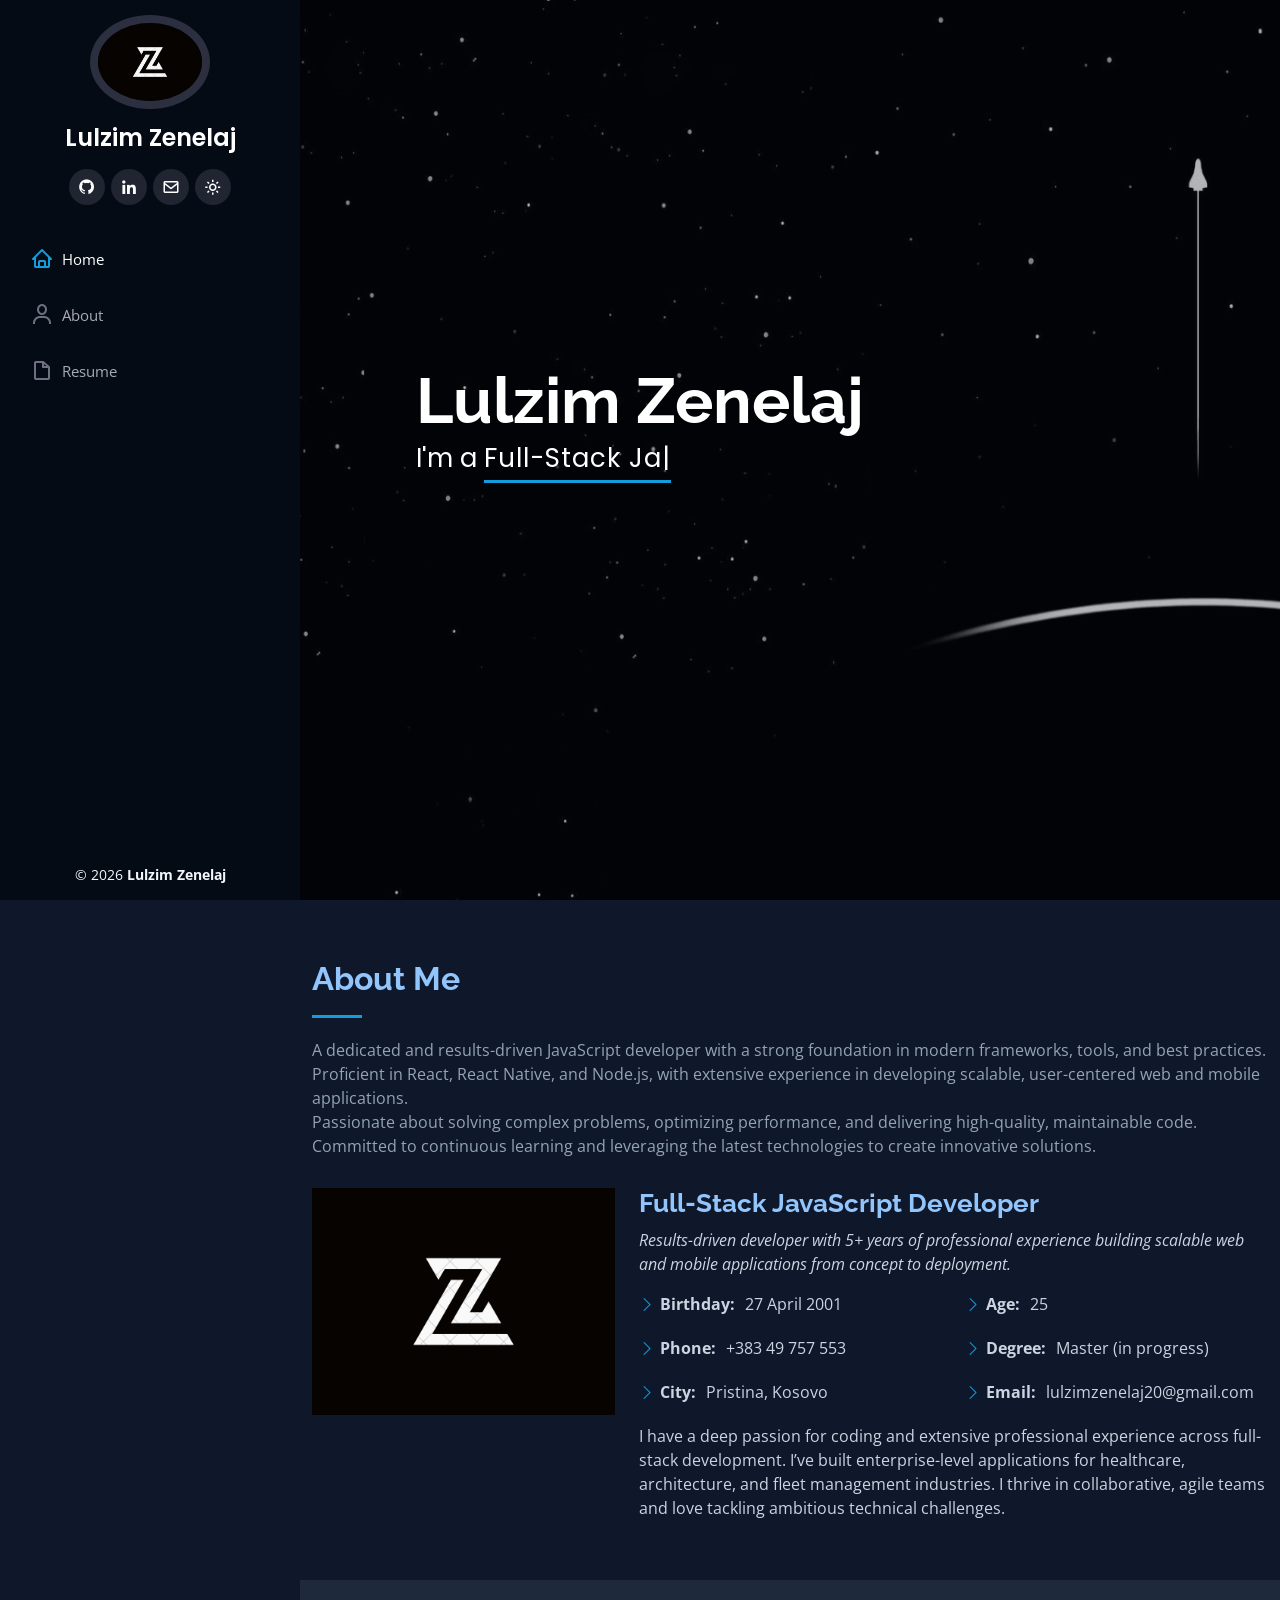
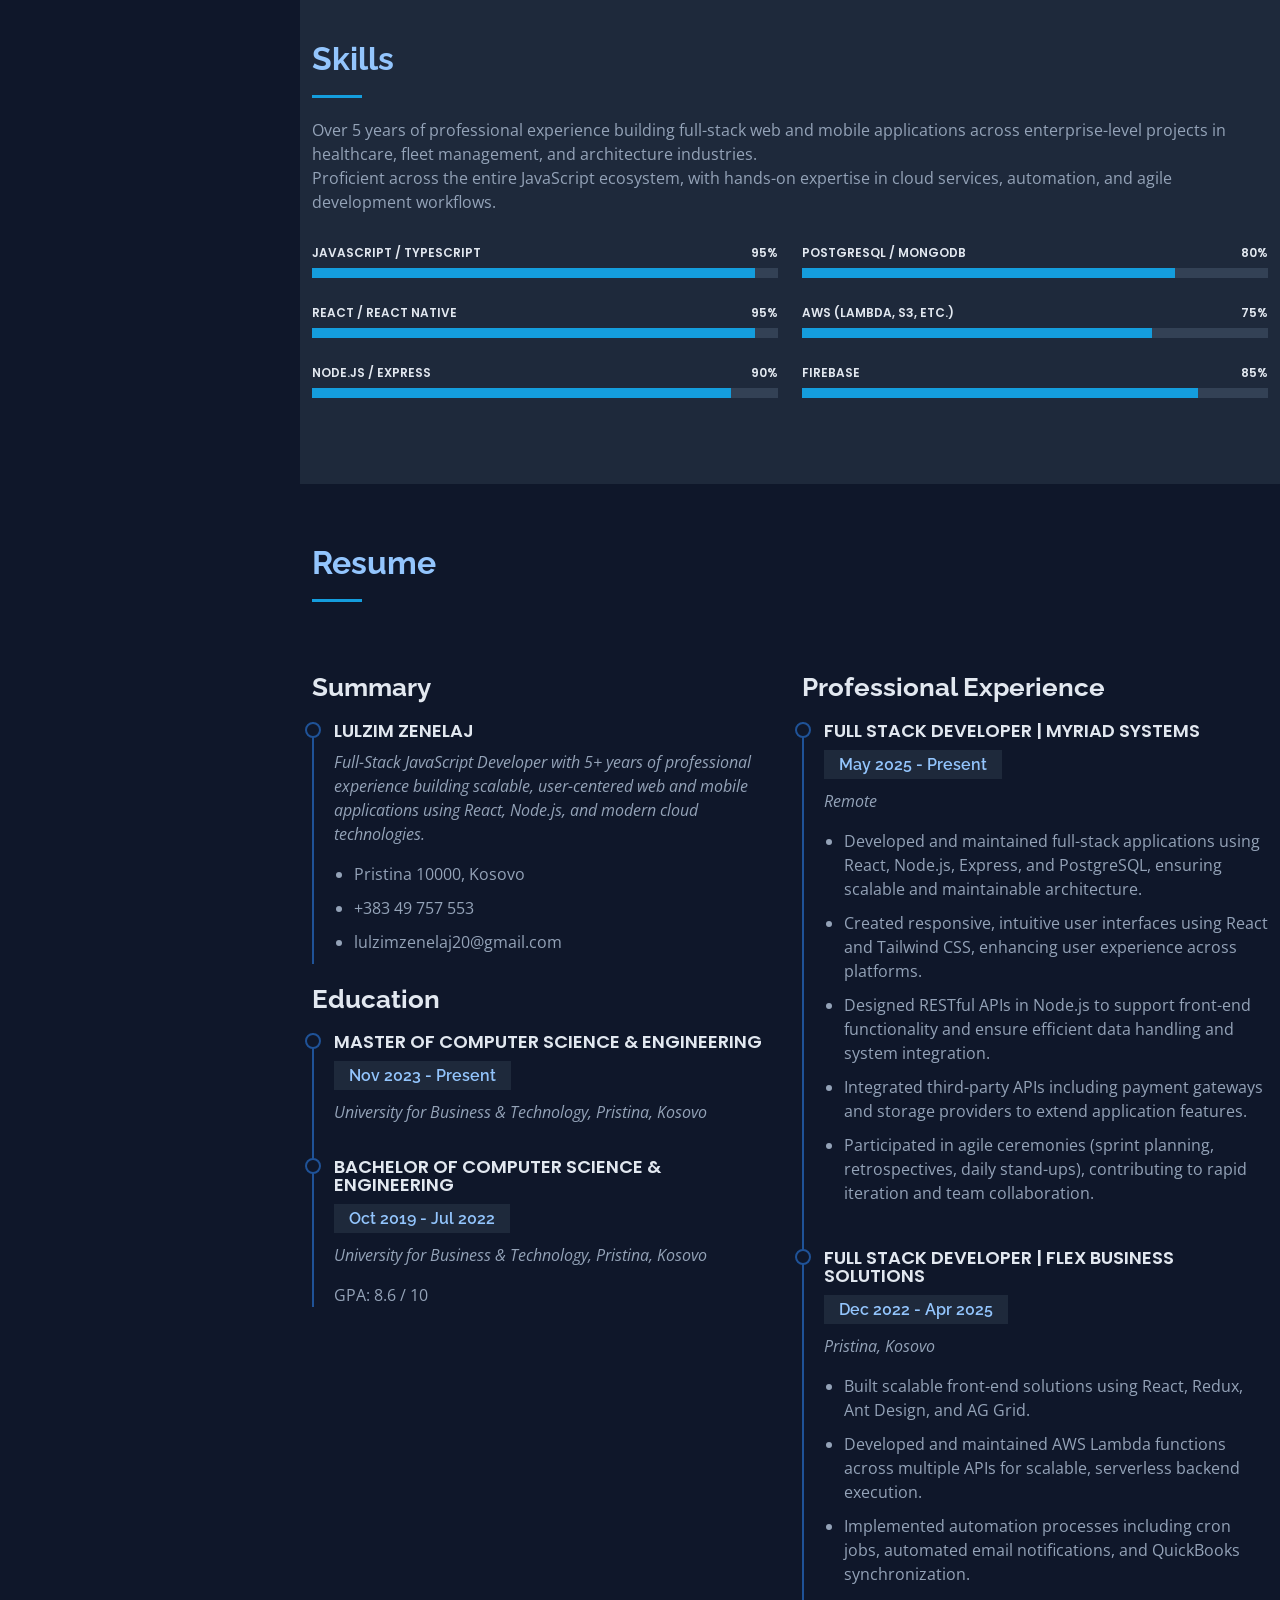
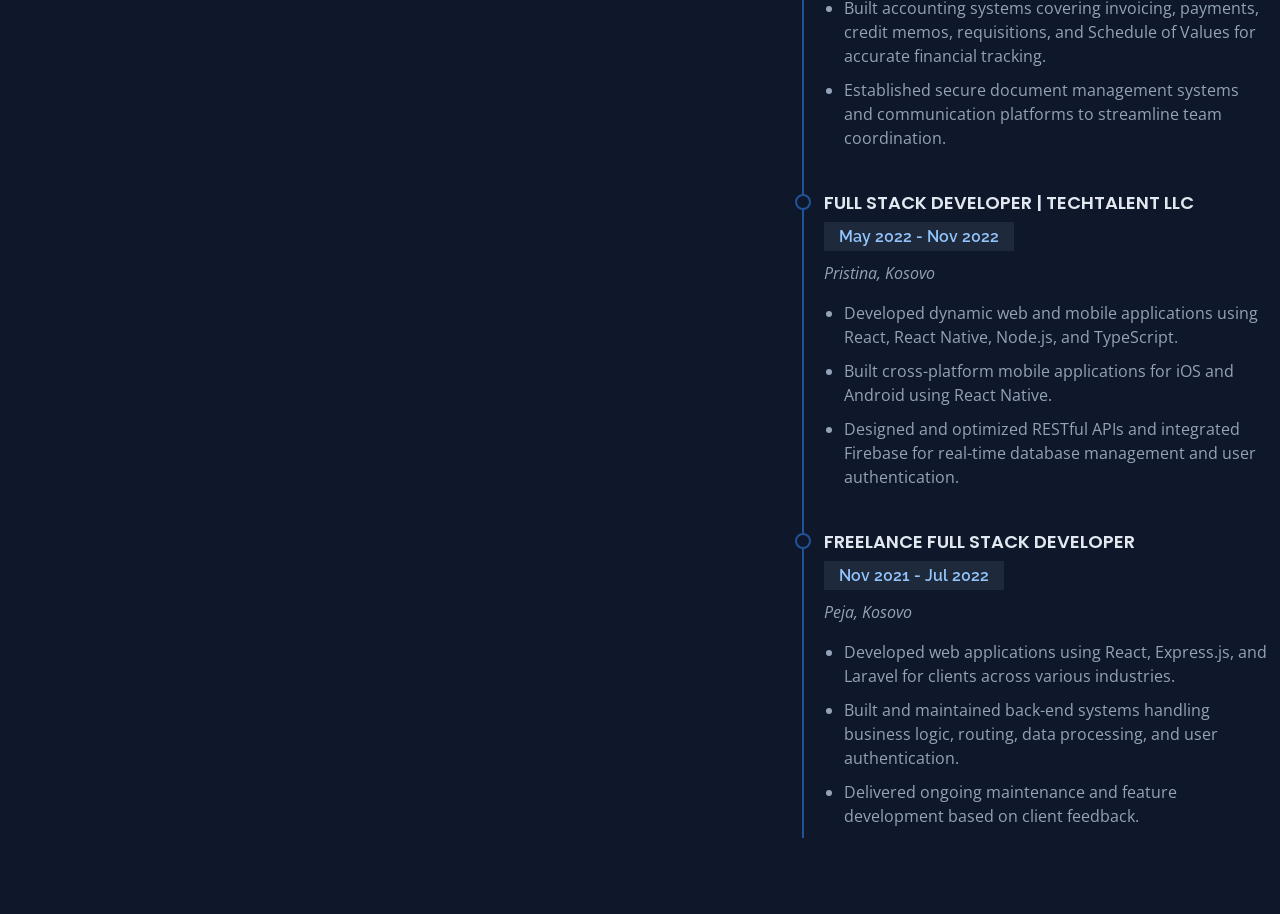
<file: index.html>
<!DOCTYPE html>
<html lang="en">
  <head>
    <meta charset="utf-8" />
    <meta content="width=device-width, initial-scale=1.0" name="viewport" />

    <title>Lulzim Zenelaj - Full-Stack JavaScript Developer</title>
    <meta content="Lulzim Zenelaj - Full-Stack JavaScript Developer based in Pristina, Kosovo. Proficient in React, Node.js, React Native, TypeScript, PostgreSQL, and AWS." name="description" />
    <meta content="full stack developer, javascript, react, node.js, react native, typescript, postgresql, aws, firebase, pristina, kosovo" name="keywords" />

    <script>
      if (localStorage.getItem("darkMode") !== "0") {
        document.documentElement.classList.add("dark-mode");
      }
    </script>

    <!-- Favicons -->
    <link href="assets/img/favicon.png" rel="icon" />
    <link href="assets/img/apple-touch-icon.png" rel="apple-touch-icon" />

    <!-- Google Fonts -->
    <link
      href="https://fonts.googleapis.com/css?family=Open+Sans:300,300i,400,400i,600,600i,700,700i|Raleway:300,300i,400,400i,500,500i,600,600i,700,700i|Poppins:300,300i,400,400i,500,500i,600,600i,700,700i"
      rel="stylesheet"
    />

    <!-- Vendor CSS Files -->
    <link href="assets/vendor/aos/aos.css" rel="stylesheet" />
    <link
      href="assets/vendor/bootstrap/css/bootstrap.min.css"
      rel="stylesheet"
    />
    <link
      href="assets/vendor/bootstrap-icons/bootstrap-icons.css"
      rel="stylesheet"
    />
    <link href="assets/vendor/boxicons/css/boxicons.min.css" rel="stylesheet" />
    <link
      href="assets/vendor/glightbox/css/glightbox.min.css"
      rel="stylesheet"
    />
    <link href="assets/vendor/swiper/swiper-bundle.min.css" rel="stylesheet" />

    <!-- Template Main CSS File -->
    <link href="assets/css/style.css" rel="stylesheet" />
  </head>

  <body>
    <!-- ======= Mobile nav toggle button ======= -->
    <i class="bi bi-list mobile-nav-toggle d-xl-none"></i>

    <!-- ======= Header ======= -->
    <header id="header">
      <div class="d-flex flex-column">
        <div class="profile">
          <img
            src="assets/img/profile-img.jpg"
            alt=""
            class="img-fluid rounded-circle"
          />
          <h1 class="text-light"><a href="index.html">Lulzim Zenelaj</a></h1>
          <div class="social-links mt-3 text-center">
            <a href="https://github.com/lulzimz" class="github" target="_blank" title="GitHub"
              ><i class="bx bxl-github"></i
            ></a>
            <a href="https://www.linkedin.com/in/lulzimzenelaj" class="linkedin" target="_blank" title="LinkedIn"
              ><i class="bx bxl-linkedin"></i
            ></a>
            <a href="mailto:lulzimzenelaj20@gmail.com" class="email" title="Email"
              ><i class="bx bx-envelope"></i
            ></a>
            <button id="dark-mode-btn" title="Toggle dark mode">
              <i class="bx bx-moon"></i>
            </button>
          </div>
        </div>

        <nav id="navbar" class="nav-menu navbar">
          <ul>
            <li>
              <a href="#hero" class="nav-link scrollto active"
                ><i class="bx bx-home"></i> <span>Home</span></a
              >
            </li>
            <li>
              <a href="#about" class="nav-link scrollto"
                ><i class="bx bx-user"></i> <span>About</span></a
              >
            </li>
            <li>
              <a href="#resume" class="nav-link scrollto"
                ><i class="bx bx-file-blank"></i> <span>Resume</span></a
              >
            </li>
          </ul>
        </nav>
        <!-- .nav-menu -->
      </div>
    </header>
    <!-- End Header -->

    <!-- ======= Hero Section ======= -->
    <section
      id="hero"
      class="d-flex flex-column justify-content-center align-items-center"
    >
      <div class="hero-container" data-aos="fade-in">
        <h1>Lulzim Zenelaj</h1>
        <p>
          I'm a
          <span
            class="typed"
            data-typed-items="Full-Stack JavaScript Developer, React Developer, Node.js Developer, Software Engineer"
          ></span>
        </p>
      </div>
    </section>
    <!-- End Hero -->

    <main id="main">
      <!-- ======= About Section ======= -->
      <section id="about" class="about">
        <div class="container">
          <div class="section-title">
            <h2>About Me</h2>
            <p>
              A dedicated and results-driven JavaScript developer with a strong foundation in modern
              frameworks, tools, and best practices. Proficient in React, React Native, and Node.js,
              with extensive experience in developing scalable, user-centered web and mobile applications.
            </p>
            <p>
              Passionate about solving complex problems, optimizing performance, and delivering
              high-quality, maintainable code. Committed to continuous learning and leveraging the
              latest technologies to create innovative solutions.
            </p>
          </div>

          <div class="row">
            <div class="col-lg-4" data-aos="fade-right">
              <img src="assets/img/profile-img.jpg" class="img-fluid" alt="" />
            </div>
            <div class="col-lg-8 pt-4 pt-lg-0 content" data-aos="fade-left">
              <h3>Full-Stack JavaScript Developer</h3>
              <p class="fst-italic">
                Results-driven developer with <span class="years-experience"></span>+ years of professional experience building scalable
                web and mobile applications from concept to deployment.
              </p>
              <div class="row">
                <div class="col-lg-6">
                  <ul>
                    <li>
                      <i class="bi bi-chevron-right"></i>
                      <strong>Birthday:</strong> <span>27 April 2001</span>
                    </li>
                    <li>
                      <i class="bi bi-chevron-right"></i>
                      <strong>Phone:</strong> <span>+383 49 757 553</span>
                    </li>
                    <li>
                      <i class="bi bi-chevron-right"></i>
                      <strong>City:</strong> <span>Pristina, Kosovo</span>
                    </li>
                  </ul>
                </div>
                <div class="col-lg-6">
                  <ul>
                    <li>
                      <i class="bi bi-chevron-right"></i> <strong>Age:</strong>
                      <span id="age"></span>
                    </li>
                    <li>
                      <i class="bi bi-chevron-right"></i>
                      <strong>Degree:</strong> <span>Master (in progress)</span>
                    </li>
                    <li>
                      <i class="bi bi-chevron-right"></i>
                      <strong>Email:</strong>
                      <span>lulzimzenelaj20@gmail.com</span>
                    </li>
                  </ul>
                </div>
              </div>
              <p>
                I have a deep passion for coding and extensive professional experience across
                full-stack development. I’ve built enterprise-level applications for healthcare,
                architecture, and fleet management industries. I thrive in collaborative, agile
                teams and love tackling ambitious technical challenges.
              </p>
            </div>
          </div>
        </div>
      </section>
      <!-- End About Section -->


      <!-- ======= Skills Section ======= -->
      <section id="skills" class="skills section-bg">
        <div class="container">
          <div class="section-title">
            <h2>Skills</h2>
            <p>
              Over <span class="years-experience"></span> years of professional experience building full-stack web and mobile applications
              across enterprise-level projects in healthcare, fleet management, and architecture industries.
            </p>
            <p>
              Proficient across the entire JavaScript ecosystem, with hands-on expertise in cloud services,
              automation, and agile development workflows.
            </p>
          </div>

          <div class="row skills-content">
            <div class="col-lg-6" data-aos="fade-up">
              <div class="progress">
                <span class="skill">JavaScript / TypeScript <i class="val">95%</i></span>
                <div class="progress-bar-wrap">
                  <div
                    class="progress-bar"
                    role="progressbar"
                    aria-valuenow="95"
                    aria-valuemin="0"
                    aria-valuemax="100"
                  ></div>
                </div>
              </div>

              <div class="progress">
                <span class="skill">React / React Native <i class="val">95%</i></span>
                <div class="progress-bar-wrap">
                  <div
                    class="progress-bar"
                    role="progressbar"
                    aria-valuenow="95"
                    aria-valuemin="0"
                    aria-valuemax="100"
                  ></div>
                </div>
              </div>

              <div class="progress">
                <span class="skill">Node.js / Express <i class="val">90%</i></span>
                <div class="progress-bar-wrap">
                  <div
                    class="progress-bar"
                    role="progressbar"
                    aria-valuenow="90"
                    aria-valuemin="0"
                    aria-valuemax="100"
                  ></div>
                </div>
              </div>
            </div>

            <div class="col-lg-6" data-aos="fade-up" data-aos-delay="100">
              <div class="progress">
                <span class="skill">PostgreSQL / MongoDB <i class="val">80%</i></span>
                <div class="progress-bar-wrap">
                  <div
                    class="progress-bar"
                    role="progressbar"
                    aria-valuenow="80"
                    aria-valuemin="0"
                    aria-valuemax="100"
                  ></div>
                </div>
              </div>

              <div class="progress">
                <span class="skill">AWS (Lambda, S3, etc.) <i class="val">75%</i></span>
                <div class="progress-bar-wrap">
                  <div
                    class="progress-bar"
                    role="progressbar"
                    aria-valuenow="75"
                    aria-valuemin="0"
                    aria-valuemax="100"
                  ></div>
                </div>
              </div>

              <div class="progress">
                <span class="skill">Firebase <i class="val">85%</i></span>
                <div class="progress-bar-wrap">
                  <div
                    class="progress-bar"
                    role="progressbar"
                    aria-valuenow="85"
                    aria-valuemin="0"
                    aria-valuemax="100"
                  ></div>
                </div>
              </div>
            </div>
          </div>
        </div>
      </section>
      <!-- End Skills Section -->

      <!-- ======= Resume Section ======= -->
      <section id="resume" class="resume">
        <div class="container">
          <div class="section-title">
            <h2>Resume</h2>
          </div>

          <div class="row">
            <div class="col-lg-6" data-aos="fade-up">
              <h3 class="resume-title">Summary</h3>
              <div class="resume-item pb-0">
                <h4>Lulzim Zenelaj</h4>
                <p>
                  <em>
                    Full-Stack JavaScript Developer with <span class="years-experience"></span>+ years of professional experience
                    building scalable, user-centered web and mobile applications using React,
                    Node.js, and modern cloud technologies.
                  </em>
                </p>
                <ul>
                  <li>Pristina 10000, Kosovo</li>
                  <li>+383 49 757 553</li>
                  <li>lulzimzenelaj20@gmail.com</li>
                </ul>
              </div>

              <h3 class="resume-title">Education</h3>
              <div class="resume-item">
                <h4>Master of Computer Science &amp; Engineering</h4>
                <h5>Nov 2023 - Present</h5>
                <p>
                  <em>University for Business &amp; Technology, Pristina, Kosovo</em>
                </p>
              </div>
              <div class="resume-item">
                <h4>Bachelor of Computer Science &amp; Engineering</h4>
                <h5>Oct 2019 - Jul 2022</h5>
                <p>
                  <em>University for Business &amp; Technology, Pristina, Kosovo</em>
                </p>
                <p>GPA: 8.6 / 10</p>
              </div>
            </div>
            <div class="col-lg-6" data-aos="fade-up" data-aos-delay="100">
              <h3 class="resume-title">Professional Experience</h3>

              <div class="resume-item">
                <h4>Full Stack Developer | Myriad Systems</h4>
                <h5>May 2025 - Present</h5>
                <p><em>Remote</em></p>
                <ul>
                  <li>
                    Developed and maintained full-stack applications using React,
                    Node.js, Express, and PostgreSQL, ensuring scalable and maintainable architecture.
                  </li>
                  <li>
                    Created responsive, intuitive user interfaces using React and Tailwind CSS,
                    enhancing user experience across platforms.
                  </li>
                  <li>
                    Designed RESTful APIs in Node.js to support front-end functionality and
                    ensure efficient data handling and system integration.
                  </li>
                  <li>
                    Integrated third-party APIs including payment gateways and storage providers
                    to extend application features.
                  </li>
                  <li>
                    Participated in agile ceremonies (sprint planning, retrospectives, daily stand-ups),
                    contributing to rapid iteration and team collaboration.
                  </li>
                </ul>
              </div>

              <div class="resume-item">
                <h4>Full Stack Developer | Flex Business Solutions</h4>
                <h5>Dec 2022 - Apr 2025</h5>
                <p><em>Pristina, Kosovo</em></p>
                <ul>
                  <li>
                    Built scalable front-end solutions using React, Redux, Ant Design, and AG Grid.
                  </li>
                  <li>
                    Developed and maintained AWS Lambda functions across multiple APIs for
                    scalable, serverless backend execution.
                  </li>
                  <li>
                    Implemented automation processes including cron jobs, automated email
                    notifications, and QuickBooks synchronization.
                  </li>
                  <li>
                    Built accounting systems covering invoicing, payments, credit memos,
                    requisitions, and Schedule of Values for accurate financial tracking.
                  </li>
                  <li>
                    Established secure document management systems and communication
                    platforms to streamline team coordination.
                  </li>
                </ul>
              </div>

              <div class="resume-item">
                <h4>Full Stack Developer | TechTalent LLC</h4>
                <h5>May 2022 - Nov 2022</h5>
                <p><em>Pristina, Kosovo</em></p>
                <ul>
                  <li>
                    Developed dynamic web and mobile applications using React, React Native,
                    Node.js, and TypeScript.
                  </li>
                  <li>
                    Built cross-platform mobile applications for iOS and Android using React Native.
                  </li>
                  <li>
                    Designed and optimized RESTful APIs and integrated Firebase for real-time
                    database management and user authentication.
                  </li>
                </ul>
              </div>

              <div class="resume-item">
                <h4>Freelance Full Stack Developer</h4>
                <h5>Nov 2021 - Jul 2022</h5>
                <p><em>Peja, Kosovo</em></p>
                <ul>
                  <li>
                    Developed web applications using React, Express.js, and Laravel for clients
                    across various industries.
                  </li>
                  <li>
                    Built and maintained back-end systems handling business logic, routing,
                    data processing, and user authentication.
                  </li>
                  <li>
                    Delivered ongoing maintenance and feature development based on client feedback.
                  </li>
                </ul>
              </div>
            </div>
          </div>
        </div>
      </section>
      <!-- End Resume Section -->

    </main>
    <!-- End #main -->

    <!-- ======= Footer ======= -->
    <footer id="footer">
      <div class="container">
        <div class="copyright">
          &copy; <span id="footer-year"></span> <strong><span>Lulzim Zenelaj</span></strong>
        </div>
      </div>
    </footer>
    <!-- End  Footer -->

    <a
      href="#"
      class="back-to-top d-flex align-items-center justify-content-center"
      ><i class="bi bi-arrow-up-short"></i
    ></a>

    <!-- Vendor JS Files -->
    <script src="assets/vendor/purecounter/purecounter_vanilla.js"></script>
    <script src="assets/vendor/aos/aos.js"></script>
    <script src="assets/vendor/bootstrap/js/bootstrap.bundle.min.js"></script>
    <script src="assets/vendor/glightbox/js/glightbox.min.js"></script>
    <script src="assets/vendor/isotope-layout/isotope.pkgd.min.js"></script>
    <script src="assets/vendor/swiper/swiper-bundle.min.js"></script>
    <script src="assets/vendor/typed.js/typed.min.js"></script>
    <script src="assets/vendor/waypoints/noframework.waypoints.js"></script>
    <script src="assets/vendor/php-email-form/validate.js"></script>

    <!-- Template Main JS File -->
    <script src="assets/js/main.js"></script>

    <script>
      (function () {
        var now = new Date();

        // Age — updates on birthday
        var dob = new Date(2001, 3, 27);
        var age = now.getFullYear() - dob.getFullYear();
        if (now <= new Date(now.getFullYear(), dob.getMonth(), dob.getDate())) age--;
        document.getElementById("age").textContent = age;

        // Years of experience — from 2021
        var start = new Date(2021, 1, 1);
        var years = Math.floor((now - start) / (1000 * 60 * 60 * 24 * 365.25));
        document.querySelectorAll(".years-experience").forEach(function (el) {
          el.textContent = years;
        });

        // Footer year
        document.getElementById("footer-year").textContent = now.getFullYear();

        // Dark mode toggle
        var btn = document.getElementById("dark-mode-btn");
        var icon = btn.querySelector("i");

        function applyDark(dark) {
          document.documentElement.classList.toggle("dark-mode", dark);
          icon.className = dark ? "bx bx-sun" : "bx bx-moon";
        }

        applyDark(localStorage.getItem("darkMode") !== "0");
        requestAnimationFrame(function () {
          document.body.classList.add("transitions-ready");
        });

        btn.addEventListener("click", function () {
          var isDark = document.documentElement.classList.contains("dark-mode");
          applyDark(!isDark);
          localStorage.setItem("darkMode", !isDark ? "1" : "0");
        });
      })();
    </script>
  </body>
</html>
</file>
<file: assets/css/style.css>
/*--------------------------------------------------------------
# General
--------------------------------------------------------------*/
body {
  font-family: "Open Sans", sans-serif;
  color: #272829;
}

a {
  color: #149ddd;
  text-decoration: none;
}

a:hover {
  color: #37b3ed;
  text-decoration: none;
}

h1,
h2,
h3,
h4,
h5,
h6 {
  font-family: "Raleway", sans-serif;
}

/*--------------------------------------------------------------
# Back to top button
--------------------------------------------------------------*/
.back-to-top {
  position: fixed;
  visibility: hidden;
  opacity: 0;
  right: 15px;
  bottom: 15px;
  z-index: 996;
  background: #149ddd;
  width: 40px;
  height: 40px;
  border-radius: 50px;
  transition: all 0.4s;
}

.back-to-top i {
  font-size: 28px;
  color: #fff;
  line-height: 0;
}

.back-to-top:hover {
  background: #2eafec;
  color: #fff;
}

.back-to-top.active {
  visibility: visible;
  opacity: 1;
}

/*--------------------------------------------------------------
# Header
--------------------------------------------------------------*/
#header {
  position: fixed;
  top: 0;
  left: 0;
  bottom: 0;
  width: 300px;
  transition: all ease-in-out 0.5s;
  z-index: 9997;
  transition: all 0.5s;
  padding: 0 15px;
  background: #040b14;
  overflow-y: auto;
}

#header .profile img {
  margin: 15px auto;
  display: block;
  width: 120px;
  border: 8px solid #2c2f3f;
}

#header .profile h1 {
  font-size: 24px;
  margin: 0;
  padding: 0;
  font-weight: 600;
  -moz-text-align-last: center;
  text-align-last: center;
  font-family: "Poppins", sans-serif;
}

#header .profile h1 a,
#header .profile h1 a:hover {
  color: #fff;
  text-decoration: none;
}

#header .profile .social-links {
  display: flex;
  justify-content: center;
  flex-wrap: nowrap;
  gap: 6px;
}

#header .profile .social-links a,
#header .profile .social-links #dark-mode-btn {
  font-size: 18px;
  display: inline-flex;
  align-items: center;
  justify-content: center;
  background: #212431;
  color: #fff;
  border: none;
  border-radius: 50%;
  text-align: center;
  width: 36px;
  height: 36px;
  transition: 0.3s;
  cursor: pointer;
  padding: 0;
  line-height: 0;
}

#header .profile .social-links a:hover,
#header .profile .social-links #dark-mode-btn:hover {
  background: #149ddd;
  color: #fff;
  text-decoration: none;
}

#main {
  margin-left: 300px;
}

@media (max-width: 1199px) {
  #header {
    left: -300px;
  }

  #main {
    margin-left: 0;
  }
}

/*--------------------------------------------------------------
# Navigation Menu
--------------------------------------------------------------*/
/* Desktop Navigation */
.nav-menu {
  padding: 30px 0 0 0;
}

.nav-menu * {
  margin: 0;
  padding: 0;
  list-style: none;
}

.nav-menu>ul>li {
  position: relative;
  white-space: nowrap;
}

.nav-menu a,
.nav-menu a:focus {
  display: flex;
  align-items: center;
  color: #a8a9b4;
  padding: 12px 15px;
  margin-bottom: 8px;
  transition: 0.3s;
  font-size: 15px;
}

.nav-menu a i,
.nav-menu a:focus i {
  font-size: 24px;
  padding-right: 8px;
  color: #6f7180;
}

.nav-menu a:hover,
.nav-menu .active,
.nav-menu .active:focus,
.nav-menu li:hover>a {
  text-decoration: none;
  color: #fff;
}

.nav-menu a:hover i,
.nav-menu .active i,
.nav-menu .active:focus i,
.nav-menu li:hover>a i {
  color: #149ddd;
}

/* Mobile Navigation */
.mobile-nav-toggle {
  position: fixed;
  right: 15px;
  top: 15px;
  z-index: 9998;
  border: 0;
  font-size: 24px;
  transition: all 0.4s;
  outline: none !important;
  background-color: #149ddd;
  color: #fff;
  width: 40px;
  height: 40px;
  display: inline-flex;
  align-items: center;
  justify-content: center;
  line-height: 0;
  border-radius: 50px;
  cursor: pointer;
}

.mobile-nav-active {
  overflow: hidden;
}

.mobile-nav-active #header {
  left: 0;
}

/*--------------------------------------------------------------
# Hero Section
--------------------------------------------------------------*/
#hero {
  width: 100%;
  height: 100vh;
  background: url("../img/hero-bg.jpg") top center;
  background-size: cover;
}

#hero:before {
  content: "";
  background: rgba(5, 13, 24, 0.3);
  position: absolute;
  bottom: 0;
  top: 0;
  left: 0;
  right: 0;
  z-index: 1;
}

#hero .hero-container {
  position: relative;
  z-index: 2;
  min-width: 300px;
}

#hero h1 {
  margin: 0 0 10px 0;
  font-size: 64px;
  font-weight: 700;
  line-height: 56px;
  color: #fff;
}

#hero p {
  color: #fff;
  margin-bottom: 50px;
  font-size: 26px;
  font-family: "Poppins", sans-serif;
}

#hero p span {
  color: #fff;
  padding-bottom: 4px;
  letter-spacing: 1px;
  border-bottom: 3px solid #149ddd;
}

@media (min-width: 1024px) {
  #hero {
    background-attachment: fixed;
  }
}

@media (max-width: 768px) {
  #hero h1 {
    font-size: 28px;
    line-height: 36px;
  }

  #hero h2 {
    font-size: 18px;
    line-height: 24px;
    margin-bottom: 30px;
  }
}

/*--------------------------------------------------------------
# Sections General
--------------------------------------------------------------*/
section {
  padding: 60px 0;
  overflow: hidden;
}

.section-bg {
  background: #f5f8fd;
}

.section-title {
  padding-bottom: 30px;
}

.section-title h2 {
  font-size: 32px;
  font-weight: bold;
  margin-bottom: 20px;
  padding-bottom: 20px;
  position: relative;
  color: #173b6c;
}

.section-title h2::after {
  content: "";
  position: absolute;
  display: block;
  width: 50px;
  height: 3px;
  background: #149ddd;
  bottom: 0;
  left: 0;
}

.section-title p {
  margin-bottom: 0;
}

/*--------------------------------------------------------------
# About
--------------------------------------------------------------*/
.about .content h3 {
  font-weight: 700;
  font-size: 26px;
  color: #173b6c;
}

.about .content ul {
  list-style: none;
  padding: 0;
}

.about .content ul li {
  margin-bottom: 20px;
  display: flex;
  align-items: center;
}

.about .content ul strong {
  margin-right: 10px;
}

.about .content ul i {
  font-size: 16px;
  margin-right: 5px;
  color: #149ddd;
  line-height: 0;
}

.about .content p:last-child {
  margin-bottom: 0;
}

/*--------------------------------------------------------------
# Facts
--------------------------------------------------------------*/
.facts {
  padding-bottom: 30px;
}

.facts .count-box {
  padding: 30px;
  width: 100%;
}

.facts .count-box i {
  display: block;
  font-size: 44px;
  color: #149ddd;
  float: left;
  line-height: 0;
}

.facts .count-box span {
  font-size: 48px;
  line-height: 40px;
  display: block;
  font-weight: 700;
  color: #050d18;
  margin-left: 60px;
}

.facts .count-box p {
  padding: 15px 0 0 0;
  margin: 0 0 0 60px;
  font-family: "Raleway", sans-serif;
  font-size: 14px;
  color: #122f57;
}

.facts .count-box a {
  font-weight: 600;
  display: block;
  margin-top: 20px;
  color: #122f57;
  font-size: 15px;
  font-family: "Poppins", sans-serif;
  transition: ease-in-out 0.3s;
}

.facts .count-box a:hover {
  color: #1f5297;
}

/*--------------------------------------------------------------
# Akills
--------------------------------------------------------------*/
.skills .progress {
  height: 60px;
  display: block;
  background: none;
  border-radius: 0;
}

.skills .progress .skill {
  padding: 0;
  margin: 0 0 6px 0;
  text-transform: uppercase;
  display: block;
  font-weight: 600;
  font-family: "Poppins", sans-serif;
  color: #050d18;
}

.skills .progress .skill .val {
  float: right;
  font-style: normal;
}

.skills .progress-bar-wrap {
  background: #dce8f8;
  height: 10px;
}

.skills .progress-bar {
  width: 1px;
  height: 10px;
  transition: 0.9s;
  background-color: #149ddd;
}

/*--------------------------------------------------------------
# Resume
--------------------------------------------------------------*/
.resume .resume-title {
  font-size: 26px;
  font-weight: 700;
  margin-top: 20px;
  margin-bottom: 20px;
  color: #050d18;
}

.resume .resume-item {
  padding: 0 0 20px 20px;
  margin-top: -2px;
  border-left: 2px solid #1f5297;
  position: relative;
}

.resume .resume-item h4 {
  line-height: 18px;
  font-size: 18px;
  font-weight: 600;
  text-transform: uppercase;
  font-family: "Poppins", sans-serif;
  color: #050d18;
  margin-bottom: 10px;
}

.resume .resume-item h5 {
  font-size: 16px;
  background: #e4edf9;
  padding: 5px 15px;
  display: inline-block;
  font-weight: 600;
  margin-bottom: 10px;
}

.resume .resume-item ul {
  padding-left: 20px;
}

.resume .resume-item ul li {
  padding-bottom: 10px;
}

.resume .resume-item:last-child {
  padding-bottom: 0;
}

.resume .resume-item::before {
  content: "";
  position: absolute;
  width: 16px;
  height: 16px;
  border-radius: 50px;
  left: -9px;
  top: 0;
  background: #fff;
  border: 2px solid #1f5297;
}

/*--------------------------------------------------------------
# Portfolio
--------------------------------------------------------------*/
.portfolio .portfolio-item {
  margin-bottom: 30px;
}

.portfolio #portfolio-flters {
  padding: 0;
  margin: 0 auto 35px auto;
  list-style: none;
  text-align: center;
  background: #fff;
  border-radius: 50px;
  padding: 2px 15px;
}

.portfolio #portfolio-flters li {
  cursor: pointer;
  display: inline-block;
  padding: 10px 15px 8px 15px;
  font-size: 14px;
  font-weight: 600;
  line-height: 1;
  text-transform: uppercase;
  color: #272829;
  margin-bottom: 5px;
  transition: all 0.3s ease-in-out;
}

.portfolio #portfolio-flters li:hover,
.portfolio #portfolio-flters li.filter-active {
  color: #149ddd;
}

.portfolio #portfolio-flters li:last-child {
  margin-right: 0;
}

.portfolio .portfolio-wrap {
  transition: 0.3s;
  position: relative;
  overflow: hidden;
  z-index: 1;
}

.portfolio .portfolio-wrap::before {
  content: "";
  background: rgba(255, 255, 255, 0.5);
  position: absolute;
  left: 0;
  right: 0;
  top: 0;
  bottom: 0;
  transition: all ease-in-out 0.3s;
  z-index: 2;
  opacity: 0;
}

.portfolio .portfolio-wrap .portfolio-links {
  opacity: 1;
  left: 0;
  right: 0;
  bottom: -60px;
  z-index: 3;
  position: absolute;
  transition: all ease-in-out 0.3s;
  display: flex;
  justify-content: center;
}

.portfolio .portfolio-wrap .portfolio-links a {
  color: #fff;
  font-size: 28px;
  text-align: center;
  background: rgba(20, 157, 221, 0.75);
  transition: 0.3s;
  width: 50%;
}

.portfolio .portfolio-wrap .portfolio-links a:hover {
  background: rgba(20, 157, 221, 0.95);
}

.portfolio .portfolio-wrap .portfolio-links a+a {
  border-left: 1px solid #37b3ed;
}

.portfolio .portfolio-wrap:hover::before {
  top: 0;
  left: 0;
  right: 0;
  bottom: 0;
  opacity: 1;
}

.portfolio .portfolio-wrap:hover .portfolio-links {
  opacity: 1;
  bottom: 0;
}

/*--------------------------------------------------------------
# Portfolio Details
--------------------------------------------------------------*/
.portfolio-details {
  padding-top: 40px;
}

.portfolio-details .portfolio-details-slider img {
  width: 100%;
}

.portfolio-details .portfolio-details-slider .swiper-pagination {
  margin-top: 20px;
  position: relative;
}

.portfolio-details .portfolio-details-slider .swiper-pagination .swiper-pagination-bullet {
  width: 12px;
  height: 12px;
  background-color: #fff;
  opacity: 1;
  border: 1px solid #149ddd;
}

.portfolio-details .portfolio-details-slider .swiper-pagination .swiper-pagination-bullet-active {
  background-color: #149ddd;
}

.portfolio-details .portfolio-info {
  padding: 30px;
  box-shadow: 0px 0 30px rgba(5, 13, 24, 0.08);
}

.portfolio-details .portfolio-info h3 {
  font-size: 22px;
  font-weight: 700;
  margin-bottom: 20px;
  padding-bottom: 20px;
  border-bottom: 1px solid #eee;
}

.portfolio-details .portfolio-info ul {
  list-style: none;
  padding: 0;
  font-size: 15px;
}

.portfolio-details .portfolio-info ul li+li {
  margin-top: 10px;
}

.portfolio-details .portfolio-description {
  padding-top: 30px;
}

.portfolio-details .portfolio-description h2 {
  font-size: 26px;
  font-weight: 700;
  margin-bottom: 20px;
}

.portfolio-details .portfolio-description p {
  padding: 0;
}

/*--------------------------------------------------------------
# Services
--------------------------------------------------------------*/
.services .icon-box {
  margin-bottom: 20px;
}

.services .icon {
  float: left;
  display: flex;
  align-items: center;
  justify-content: center;
  width: 54px;
  height: 54px;
  background: #149ddd;
  border-radius: 50%;
  transition: 0.5s;
  border: 1px solid #149ddd;
}

.services .icon i {
  color: #fff;
  font-size: 24px;
  line-height: 0;
}

.services .icon-box:hover .icon {
  background: #fff;
}

.services .icon-box:hover .icon i {
  color: #149ddd;
}

.services .title {
  margin-left: 80px;
  font-weight: 700;
  margin-bottom: 15px;
  font-size: 18px;
}

.services .title a {
  color: #343a40;
}

.services .title a:hover {
  color: #149ddd;
}

.services .description {
  margin-left: 80px;
  line-height: 24px;
  font-size: 14px;
}

/*--------------------------------------------------------------
# Testimonials
--------------------------------------------------------------*/
.testimonials .testimonials-carousel,
.testimonials .testimonials-slider {
  overflow: hidden;
}

.testimonials .testimonial-item {
  box-sizing: content-box;
  text-align: center;
  min-height: 320px;
}

.testimonials .testimonial-item .testimonial-img {
  width: 90px;
  border-radius: 50%;
  margin: 0 auto;
}

.testimonials .testimonial-item h3 {
  font-size: 18px;
  font-weight: bold;
  margin: 10px 0 5px 0;
  color: #111;
}

.testimonials .testimonial-item h4 {
  font-size: 14px;
  color: #999;
  margin: 0;
}

.testimonials .testimonial-item .quote-icon-left,
.testimonials .testimonial-item .quote-icon-right {
  color: #c3e8fa;
  font-size: 26px;
}

.testimonials .testimonial-item .quote-icon-left {
  display: inline-block;
  left: -5px;
  position: relative;
}

.testimonials .testimonial-item .quote-icon-right {
  display: inline-block;
  right: -5px;
  position: relative;
  top: 10px;
}

.testimonials .testimonial-item p {
  font-style: italic;
  margin: 0 15px 15px 15px;
  padding: 20px;
  background: #fff;
  position: relative;
  margin-bottom: 35px;
  border-radius: 6px;
  box-shadow: 0px 2px 15px rgba(0, 0, 0, 0.1);
}

.testimonials .testimonial-item p::after {
  content: "";
  width: 0;
  height: 0;
  border-top: 20px solid #fff;
  border-right: 20px solid transparent;
  border-left: 20px solid transparent;
  position: absolute;
  bottom: -20px;
  left: calc(50% - 20px);
}

.testimonials .swiper-pagination {
  margin-top: 20px;
  position: relative;
}

.testimonials .swiper-pagination .swiper-pagination-bullet {
  width: 12px;
  height: 12px;
  background-color: #fff;
  opacity: 1;
  border: 1px solid #149ddd;
}

.testimonials .swiper-pagination .swiper-pagination-bullet-active {
  background-color: #149ddd;
}

/*--------------------------------------------------------------
# Contact
--------------------------------------------------------------*/
.contact {
  padding-bottom: 130px;
}

.contact .info {
  padding: 30px;
  background: #fff;
  width: 100%;
  box-shadow: 0 0 24px 0 rgba(0, 0, 0, 0.12);
}

.contact .info i {
  font-size: 20px;
  color: #149ddd;
  float: left;
  width: 44px;
  height: 44px;
  background: #dff3fc;
  display: flex;
  justify-content: center;
  align-items: center;
  border-radius: 50px;
  transition: all 0.3s ease-in-out;
}

.contact .info h4 {
  padding: 0 0 0 60px;
  font-size: 22px;
  font-weight: 600;
  margin-bottom: 5px;
  color: #050d18;
}

.contact .info p {
  padding: 0 0 10px 60px;
  margin-bottom: 20px;
  font-size: 14px;
  color: #173b6c;
}

.contact .info .email p {
  padding-top: 5px;
}

.contact .info .social-links {
  padding-left: 60px;
}

.contact .info .social-links a {
  font-size: 18px;
  display: inline-block;
  background: #333;
  color: #fff;
  line-height: 1;
  padding: 8px 0;
  border-radius: 50%;
  text-align: center;
  width: 36px;
  height: 36px;
  transition: 0.3s;
  margin-right: 10px;
}

.contact .info .social-links a:hover {
  background: #149ddd;
  color: #fff;
}

.contact .info .email:hover i,
.contact .info .address:hover i,
.contact .info .phone:hover i {
  background: #149ddd;
  color: #fff;
}

.contact .php-email-form {
  width: 100%;
  padding: 30px;
  background: #fff;
  box-shadow: 0 0 24px 0 rgba(0, 0, 0, 0.12);
}

.contact .php-email-form .form-group {
  padding-bottom: 8px;
}

.contact .php-email-form .validate {
  display: none;
  color: red;
  margin: 0 0 15px 0;
  font-weight: 400;
  font-size: 13px;
}

.contact .php-email-form .error-message {
  display: none;
  color: #fff;
  background: #ed3c0d;
  text-align: left;
  padding: 15px;
  font-weight: 600;
}

.contact .php-email-form .error-message br+br {
  margin-top: 25px;
}

.contact .php-email-form .sent-message {
  display: none;
  color: #fff;
  background: #18d26e;
  text-align: center;
  padding: 15px;
  font-weight: 600;
}

.contact .php-email-form .loading {
  display: none;
  background: #fff;
  text-align: center;
  padding: 15px;
}

.contact .php-email-form .loading:before {
  content: "";
  display: inline-block;
  border-radius: 50%;
  width: 24px;
  height: 24px;
  margin: 0 10px -6px 0;
  border: 3px solid #18d26e;
  border-top-color: #eee;
  -webkit-animation: animate-loading 1s linear infinite;
  animation: animate-loading 1s linear infinite;
}

.contact .php-email-form .form-group {
  margin-bottom: 15px;
}

.contact .php-email-form label {
  padding-bottom: 8px;
}

.contact .php-email-form input,
.contact .php-email-form textarea {
  border-radius: 0;
  box-shadow: none;
  font-size: 14px;
}

.contact .php-email-form input {
  height: 44px;
}

.contact .php-email-form textarea {
  padding: 10px 15px;
}

.contact .php-email-form button[type=submit] {
  background: #149ddd;
  border: 0;
  padding: 10px 24px;
  color: #fff;
  transition: 0.4s;
  border-radius: 4px;
}

.contact .php-email-form button[type=submit]:hover {
  background: #37b3ed;
}

@-webkit-keyframes animate-loading {
  0% {
    transform: rotate(0deg);
  }

  100% {
    transform: rotate(360deg);
  }
}

@keyframes animate-loading {
  0% {
    transform: rotate(0deg);
  }

  100% {
    transform: rotate(360deg);
  }
}

/*--------------------------------------------------------------
# Breadcrumbs
--------------------------------------------------------------*/
.breadcrumbs {
  padding: 20px 0;
  background: #f9f9f9;
}

.breadcrumbs h2 {
  font-size: 26px;
  font-weight: 300;
}

.breadcrumbs ol {
  display: flex;
  flex-wrap: wrap;
  list-style: none;
  padding: 0;
  margin: 0;
  font-size: 15px;
}

.breadcrumbs ol li+li {
  padding-left: 10px;
}

.breadcrumbs ol li+li::before {
  display: inline-block;
  padding-right: 10px;
  color: #0e2442;
  content: "/";
}

@media (max-width: 768px) {
  .breadcrumbs .d-flex {
    display: block !important;
  }

  .breadcrumbs ol {
    display: block;
  }

  .breadcrumbs ol li {
    display: inline-block;
  }
}

/*--------------------------------------------------------------
# Dark mode toggle button
--------------------------------------------------------------*/

/*--------------------------------------------------------------
# Dark mode
--------------------------------------------------------------*/
body.transitions-ready,
body.transitions-ready * {
  transition: background-color 0.3s ease, color 0.3s ease;
}

html.dark-mode body {
  background-color: #0f172a;
  color: #cbd5e1;
}

html.dark-mode .section-bg {
  background: #1e293b;
}

html.dark-mode .section-title h2 {
  color: #93c5fd;
}

html.dark-mode .section-title p {
  color: #94a3b8;
}

html.dark-mode .about .content h3 {
  color: #93c5fd;
}

html.dark-mode .about .content p,
html.dark-mode .about .content ul li {
  color: #cbd5e1;
}

html.dark-mode .skills .progress .skill {
  color: #e2e8f0;
}

html.dark-mode .skills .progress-bar-wrap {
  background: #334155;
}

html.dark-mode .resume .resume-title {
  color: #e2e8f0;
}

html.dark-mode .resume .resume-item h4 {
  color: #e2e8f0;
}

html.dark-mode .resume .resume-item h5 {
  background: #1e293b;
  color: #93c5fd;
}

html.dark-mode .resume .resume-item p,
html.dark-mode .resume .resume-item ul li {
  color: #94a3b8;
}

html.dark-mode .resume .resume-item::before {
  background: #0f172a;
}

/*--------------------------------------------------------------
# Footer
--------------------------------------------------------------*/
#footer {
  padding: 15px;
  color: #f4f6fd;
  font-size: 14px;
  position: fixed;
  left: 0;
  bottom: 0;
  width: 300px;
  z-index: 9999;
  background: #040b14;
}

#footer .copyright {
  text-align: center;
}

#footer .credits {
  padding-top: 5px;
  text-align: center;
  font-size: 13px;
  color: #eaebf0;
}

@media (max-width: 1199px) {
  #footer {
    position: static;
    width: auto;
    padding-right: 20px 15px;
  }
}
</file>
